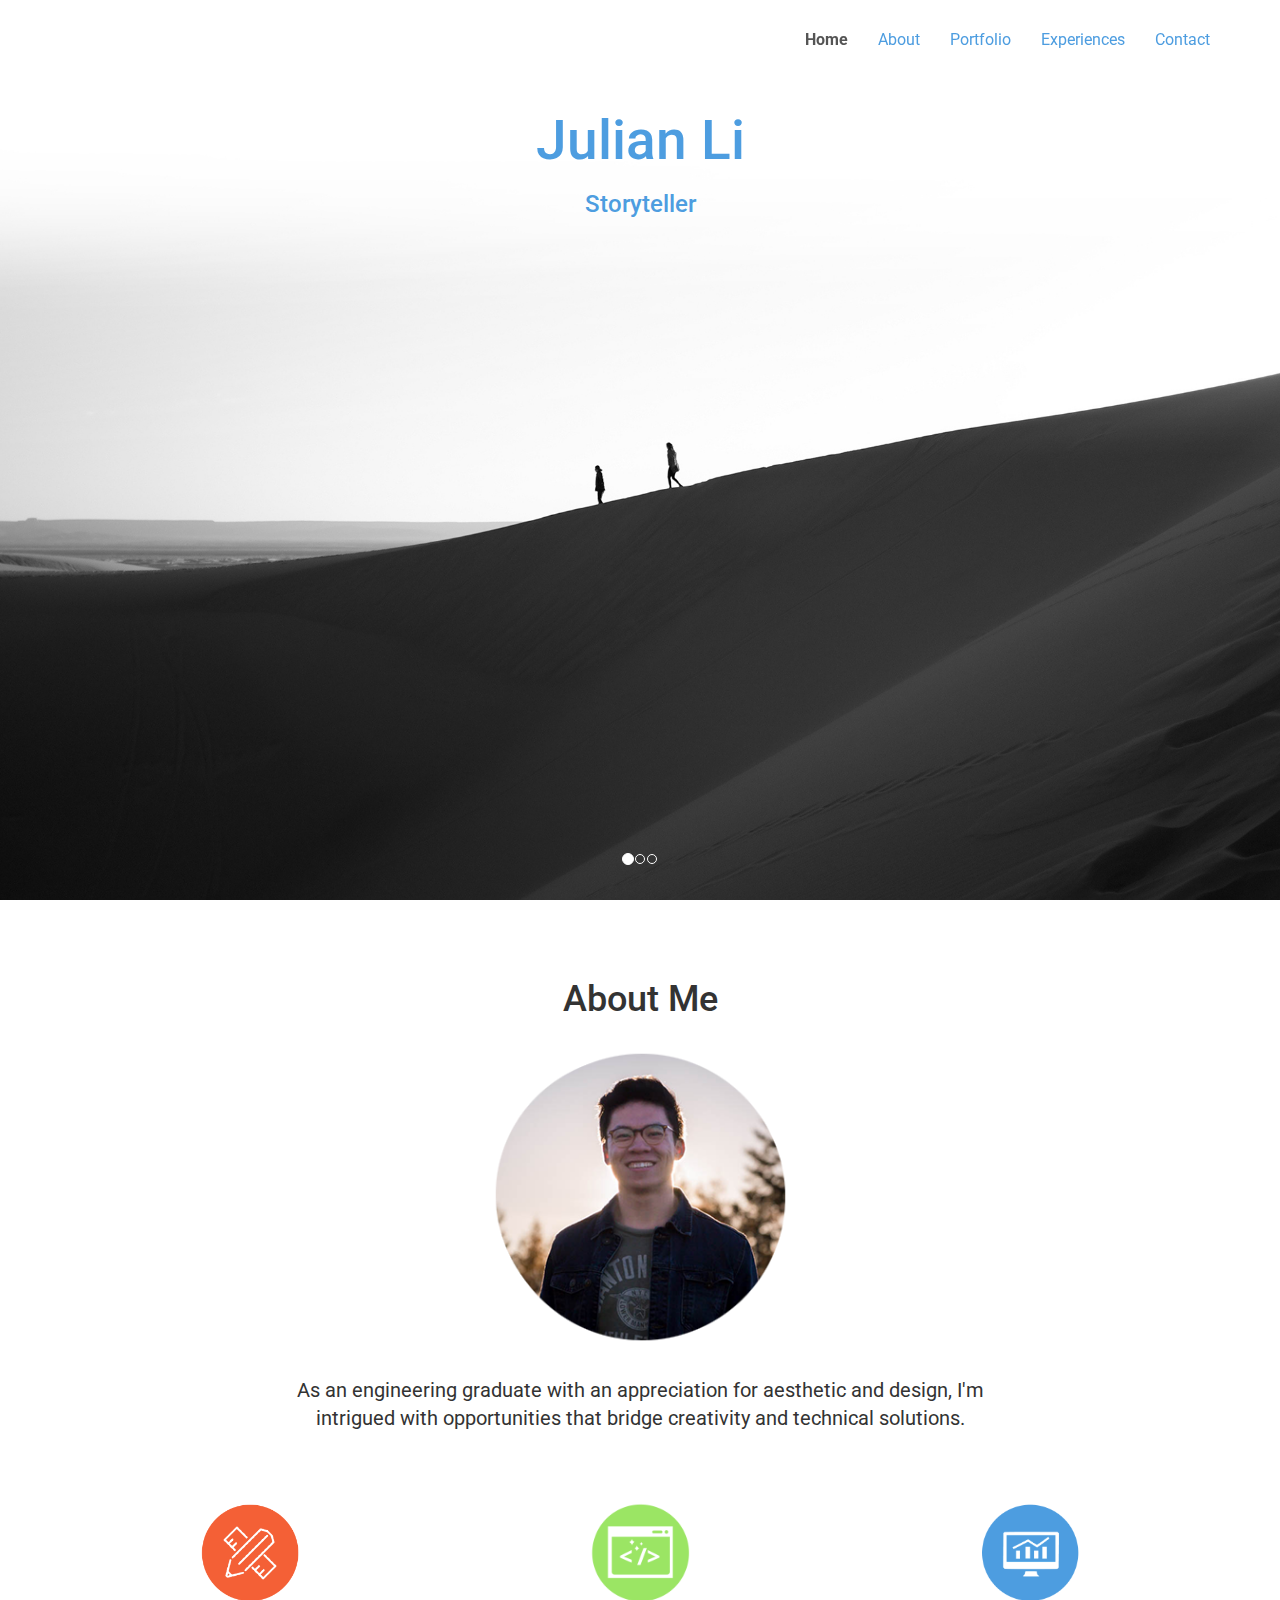
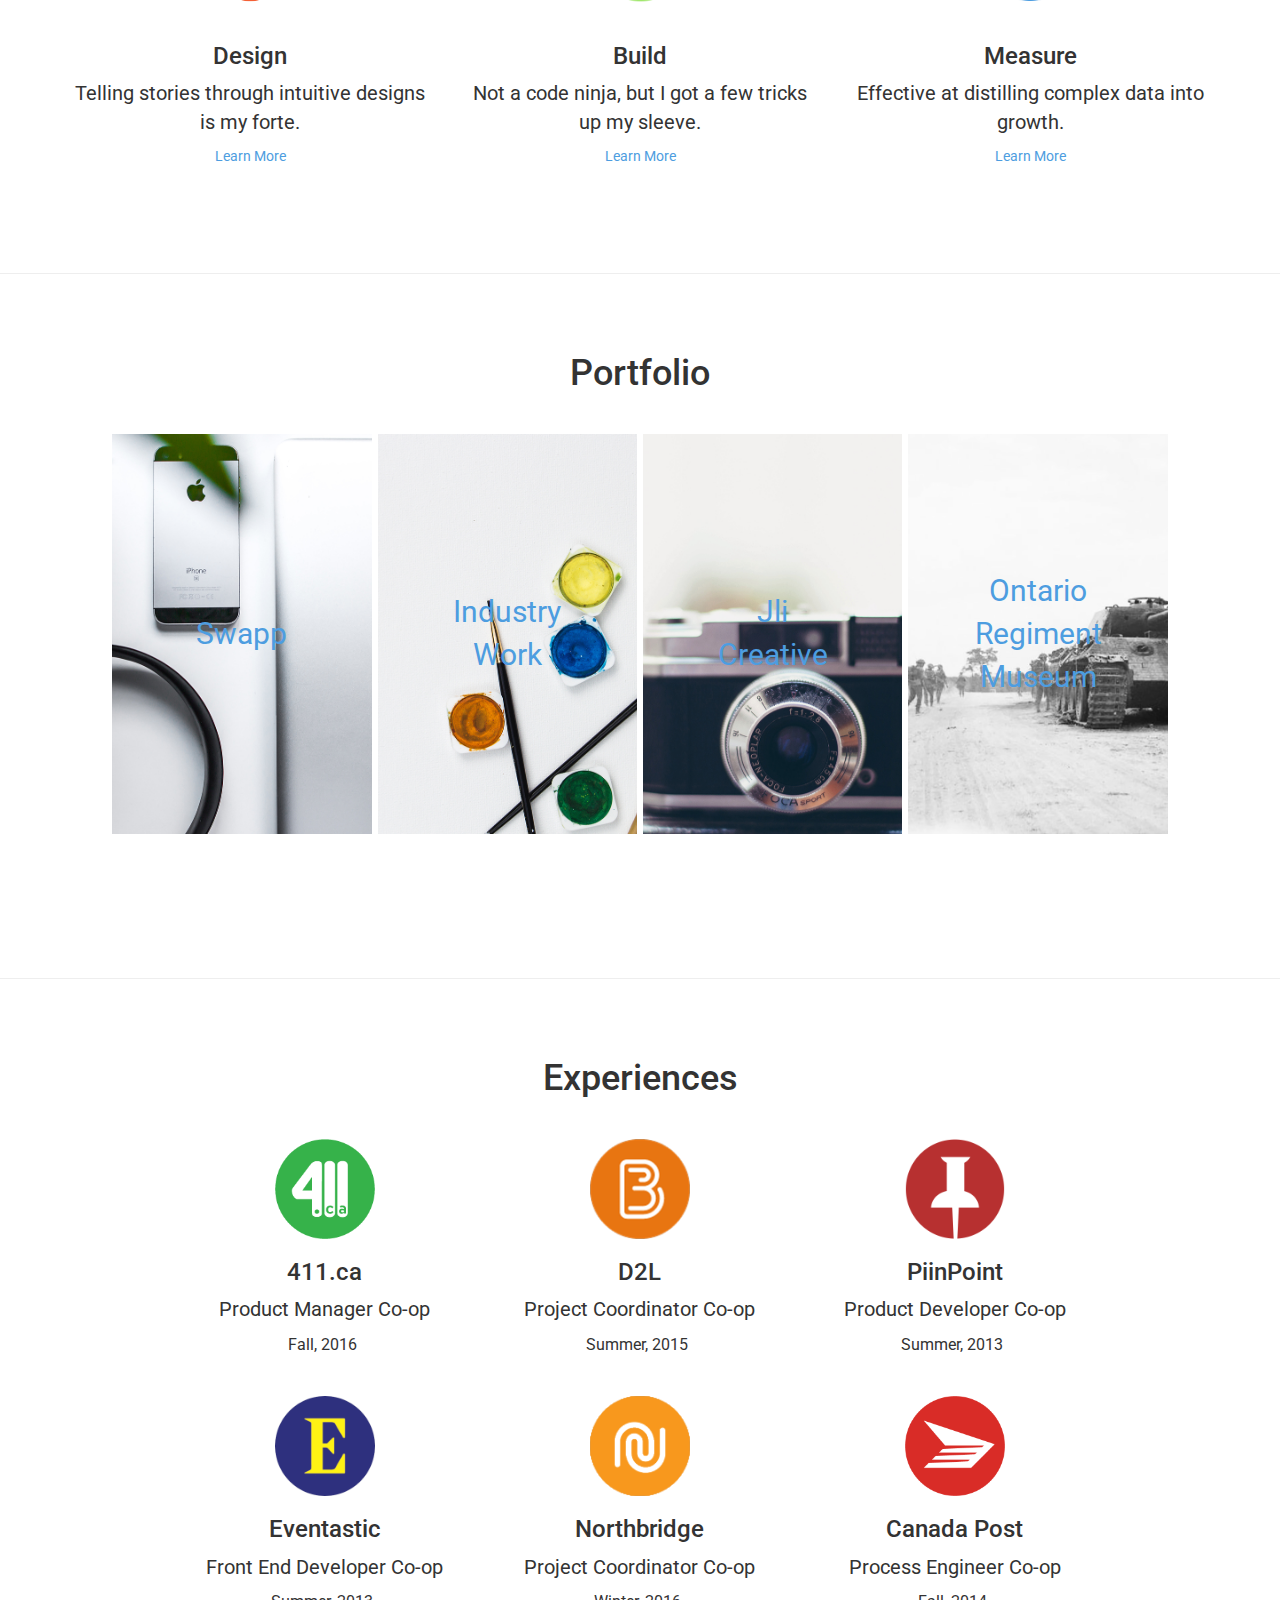
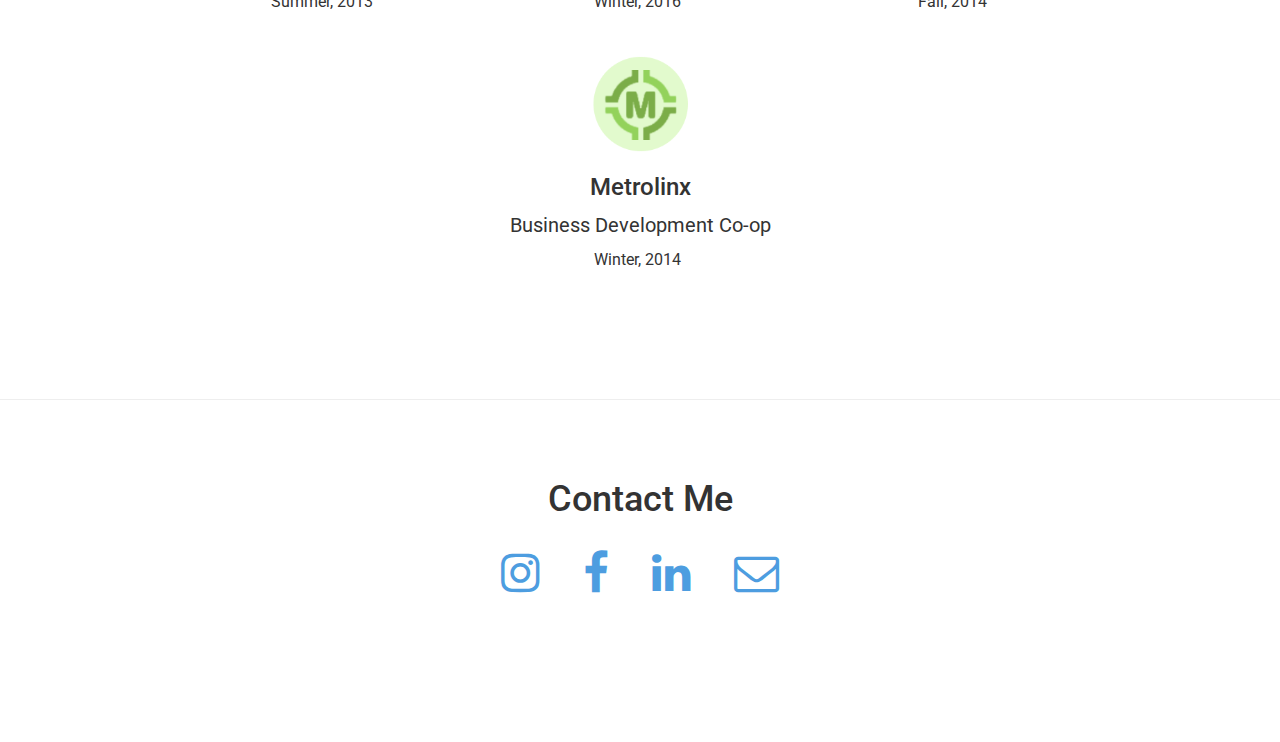
<file: index.html>
<!DOCTYPE html>
<html lang="en">

<head>
  <meta charset="utf-8">
  <meta http-equiv="X-UA-Compatible" content="IE=edge">
  <meta name="viewport" content="width=device-width, initial-scale=1">

  <!-- for FF, Chrome, Opera -->
  <link rel="icon" type="image/png" href="/img/favicon.ico" sizes="16x16">
  <link rel="icon" type="image/png" href="/img/favicon.ico" sizes="32x32">

  <!-- for IE -->
  <link rel="icon" type="image/x-icon" href="/img/favicon.ico" >
  <link rel="shortcut icon" type="image/x-icon" href="favicon.ico"/>

  <!-- CSS -->
  <link href="css/bootstrap.css?v=1" rel="stylesheet">
  <link href="css/style.css?v=1" rel="stylesheet">

  <link rel="stylesheet" href="css/font-awesome.css">

  <title>Julian Li</title>
</head>

<!-- Modal Queturn-->
<!-- <div class="modal fade" id="qTurn" tabindex="-1" role="dialog" aria-labelledby="myModalLabel">
  <div class="modal-dialog" role="document">
    <div class="modal-content">
      <button type="button" class="close" data-dismiss="modal" aria-label="Close"><span aria-hidden="true">&times;</span></button>
      <div class="container">
        <div class="row first">
          <div class="col-xs-12">
            <h2 class="page-header">Queturn Prototype</h2>
          </div>
        </div>
        <div class="row">
          <div class="col-xs-12 col-md-12">
            <div class="videoWrapper">
              <iframe src="https://www.youtube.com/embed/Vy6K42Ebf6E" width="100%" height="100%" style="border: none;"></iframe>
            </div>

          </div>
        </div>
        <div class="row">
          <div class="col-xs-12 text-center">
            <h3>Project Details</h3>
            <p>A Functional prototype of a social jukebox app. where multiple users can contribute to the same music playlist. </p>
            <p><strong>Tools Used</strong></p>
            <p>Photoshop, Illustrator, Axure, Final Cut Pro X</p>
            <br>
          </div>
        </div>
      </div>
    </div>
  </div>
</div> -->

<!-- Modal swapp-->
<div class="modal fade" id="swapp-modal" tabindex="-1" role="dialog" aria-labelledby="swappLabel">
  <div class="modal-dialog" role="document">
    <div class="modal-content">
      <button type="button" class="close" data-dismiss="modal" aria-label="Close"><span aria-hidden="true">&times;</span></button>
      <div class="container">
        <div class="row first">
          <div class="col-xs-12">
            <h2 class="page-header">Mobile Prototype</h2>
          </div>
        </div>
        <div class="row">
          <div class="col-xs-12 col-md-12">
            <div class="carousel fade carousel-modal" data-ride="carousel" id="swapp-content">
              <ol class="carousel-indicators">
                <li class="active" data-target="#swapp-content" data-slide-to="0"></li>
                <li data-target="#swapp-content" data-slide-to="1"></li>
                <li data-target="#swapp-content" data-slide-to="2"></li>
                <li data-target="#swapp-content" data-slide-to="3"></li>
                <li data-target="#swapp-content" data-slide-to="4"></li>
                <li data-target="#swapp-content" data-slide-to="5"></li>
              </ol>
              <div class="carousel-inner">
                <div class="item active">
                  <img src="img/swapp/home.jpg">
                </div>
                <div class="item">
                  <img src="img/swapp/menu.jpg">
                </div>
                <div class="item">
                  <img src="img/swapp/browse.jpg">
                </div>
                <div class="item">
                  <img src="img/swapp/details.jpg">
                </div>
                <div class="item">
                  <img src="img/swapp/new.jpg">
                </div>
                <div class="item">
                  <img src="img/swapp/profile.jpg">
                </div>
              </div>
            </div>
            <a class="left carousel-control" href="#swapp-content" data-slide="prev">
              <span class="glyphicon glyphicon-chevron-left"></span>
              <span class="sr-only">Previous</span>
            </a>
            <a class="right carousel-control" href="#swapp-content" data-slide="next">
              <span class="glyphicon glyphicon-chevron-right"></span>
              <span class="sr-only">Next</span>
            </a>
          </div>
        </div>
        <div class="row">
          <div class="col-xs-12 text-center">
            <h3>Project Details</h3>
            <p>A preview of a trading application I completed for my Engineering Capstone project. The purpose of this app is to identify and facilitate trades beyond two parties. For more details, please <a href="mailto:julianli0624@gmail.com">email me</a>.</p>
            <p><strong>Tools Used</strong></p>
            <p>Photoshop, Illustrator, InVision</p>
            <br>
          </div>
        </div>
      </div>
    </div>
  </div>
</div>

<!-- Modal 411-->
<div class="modal fade" id="bid-modal" tabindex="-1" role="dialog" aria-labelledby="411Label">
  <div class="modal-dialog" role="document">
    <div class="modal-content">
      <button type="button" class="close" data-dismiss="modal" aria-label="Close"><span aria-hidden="true">&times;</span></button>
      <div class="container">
        <div class="row first">
          <div class="col-xs-12">
            <h2 class="page-header">Product Mock-up</h2>
          </div>
        </div>
        <div class="row">
          <div class="col-xs-12 col-md-12">
            <div class="carousel fade carousel-modal" data-ride="carousel" id="bid-content">
              <ol class="carousel-indicators">
                <li class="active" data-target="#bid-content" data-slide-to="0"></li>
                <li data-target="#bid-content" data-slide-to="1"></li>
                <li data-target="#bid-content" data-slide-to="2"></li>
                <li data-target="#bid-content" data-slide-to="3"></li>
              </ol>
              <div class="carousel-inner">
                <div class="item active">
                  <img src="img/411/findfirst.jpg">
                </div>
                <div class="item">
                  <img src="img/411/find.jpg">
                </div>
                <div class="item">
                  <img src="img/411/connect.jpg">
                </div>
                <div class="item">
                  <img src="img/411/confirm.jpg">
                </div>
              </div>
            </div>
            <a class="left carousel-control" href="#bid-content" data-slide="prev">
              <span class="glyphicon glyphicon-chevron-left"></span>
              <span class="sr-only">Previous</span>
            </a>
            <a class="right carousel-control" href="#bid-content" data-slide="next">
              <span class="glyphicon glyphicon-chevron-right"></span>
              <span class="sr-only">Next</span>
            </a>
          </div>
        </div>
        <div class="row">
          <div class="col-xs-12 text-center">
            <h3>Project Details</h3>
            <p>Mockup prototype completed throughout a previous work experience.</p>
            <p><strong>Tools Used</strong></p>
            <p>Photoshop, Illustrator, InVision</p>
            <br>
          </div>
        </div>
      </div>
    </div>
  </div>
</div>

<!-- Modal jli-->
<div class="modal fade" id="jli-modal" tabindex="-1" role="dialog" aria-labelledby="jliLabel">
  <div class="modal-dialog" role="document">
    <div class="modal-content">
      <button type="button" class="close" data-dismiss="modal" aria-label="Close"><span aria-hidden="true">&times;</span></button>
      <div class="container">
        <div class="row first">
          <div class="col-xs-12">
            <h2 class="page-header">Design & Develop</h2>
          </div>
        </div>
        <div class="row">
          <div class="col-xs-12 col-md-12">
            <div class="carousel fade carousel-modal" data-ride="carousel" id="jli-content">
              <ol class="carousel-indicators">
                <li class="active" data-target="#jli-content" data-slide-to="0"></li>
                <li data-target="#jli-content" data-slide-to="1"></li>
                <li data-target="#jli-content" data-slide-to="2"></li>
              </ol>
              <div class="carousel-inner">
                <div class="item active">
                  <img src="img/jli/photo.jpg" alt="portfolio">
                </div>
                <div class="item">
                  <img src="img/jli/gallery.jpg" alt="portfolio">
                </div>
                <div class="item">
                  <img src="img/jli/home.jpg" alt="portfolio">
                </div>
              </div>
            </div>
            <a class="left carousel-control" href="#jli-content" data-slide="prev">
              <span class="glyphicon glyphicon-chevron-left"></span>
              <span class="sr-only">Previous</span>
            </a>
            <a class="right carousel-control" href="#jli-content" data-slide="next">
              <span class="glyphicon glyphicon-chevron-right"></span>
              <span class="sr-only">Next</span>
            </a>
          </div>
        </div>
        <div class="row">
          <div class="col-xs-12 text-center">
            <h3>Project Details</h3>
            <p>Snippets of <a href="http://www.jlicreative.com">www.jlicreative.com</a>, my freelance photography and web design site.</p>
            <p><strong>Tools Used</strong></p>
            <p>Photoshop, Illustrator, HTML, CSS, Javascript, JQuery, PHP, SQL</p>
            <br>
          </div>
        </div>
      </div>
    </div>
  </div>
</div>

<!-- Modal orm-->
<div class="modal fade" id="orm-modal" tabindex="-1" role="dialog" aria-labelledby="ormLabel">
  <div class="modal-dialog" role="document">
    <div class="modal-content">
      <button type="button" class="close" data-dismiss="modal" aria-label="Close"><span aria-hidden="true">&times;</span></button>
      <div class="container">
        <div class="row first">
          <div class="col-xs-12">
            <h2 class="page-header">Design & Develop</h2>
          </div>
        </div>
        <div class="row">
          <div class="col-xs-12 col-md-12">
            <div class="carousel fade carousel-modal" data-ride="carousel" id="orm-content">
              <ol class="carousel-indicators">
                <li class="active" data-target="#orm-content" data-slide-to="0"></li>
                <li data-target="#orm-content" data-slide-to="1"></li>
                <li data-target="#orm-content" data-slide-to="2"></li>
                <li data-target="#orm-content" data-slide-to="3"></li>
                <li data-target="#orm-content" data-slide-to="4"></li>
              </ol>
              <div class="carousel-inner">
                <div class="item active">
                  <img src="img/tank/desk-home.jpg" alt="portfolio">
                </div>
                <div class="item">
                  <img src="img/tank/collection.jpg" alt="portfolio">
                </div>
                <div class="item">
                  <img src="img/tank/desk-item.jpg" alt="portfolio">
                </div>
                <div class="item">
                  <img src="img/tank/home.jpg" alt="portfolio">
                </div>
                <div class="item">
                  <img src="img/tank/item.jpg" alt="portfolio">
                </div>
              </div>
            </div>
            <a class="left carousel-control" href="#orm-content" data-slide="prev">
              <span class="glyphicon glyphicon-chevron-left"></span>
              <span class="sr-only">Previous</span>
            </a>
            <a class="right carousel-control" href="#orm-content" data-slide="next">
              <span class="glyphicon glyphicon-chevron-right"></span>
              <span class="sr-only">Next</span>
            </a>
          </div>
        </div>
        <div class="row">
          <div class="col-xs-12 text-center">
            <h3>Project Details</h3>
            <p>A few selected mocks for a project completed for the Ontario Regiment Museum. I designed and developed a responsive website to host their tank collection online.</p>
            <p><strong>Tools Used</strong></p>
            <p>Photoshop, Illustrator, Invision, Sketch</p>
            <p>HTML, CSS, Javascript, JQuery</p>
            <br>
          </div>
        </div>
      </div>
    </div>
  </div>
</div>


<body>
<header>
  <nav class="navbar navbar-default navbar-fixed-top" role="navigation">
    <div class="container">
      <div class="navbar-header">
        <button type="button" class="navbar-toggle collapsed" data-toggle="collapse" data-target="#collapse" aria-expanded="false">
          <span class="sr-only">Toggle navigation</span>
          <span class="icon-bar"></span>
          <span class="icon-bar"></span>
          <span class="icon-bar"></span>
        </button>
        <!-- <a class="navbar-brand" href="#featured">Julian Li</span></a> -->
      </div>
      <div class="collapse navbar-collapse" id="collapse">
        <ul class="nav navbar-nav navbar-right">
          <li class="active"><a href="#featured">Home</a></li>
          <li><a href="#about">About</a></li>
          <li><a href="#portfolio">Portfolio</a></li>
          <li><a href="#Experiences">Experiences</a></li>
          <li><a href="#contact">Contact</a></li>
        </ul>
      </div>
    </div>
  </nav>

  <div class="carousel fade" data-ride="carousel" id="featured">
    <ol class="carousel-indicators">
    </ol>
    <div class="carousel-inner fullheight">
      <div class="item active">
        <div class="carousel-caption">
          <h1> Julian Li </h1>
          <h3>Storyteller</h3>
        </div>
        <img src="img/story.jpg" >
      </div>
      <div class="item">
        <div class="carousel-caption">
          <h1> Julian Li </h1>
          <h3>Designer</h3>
        </div>
        <img src="img/design.jpg" >
      </div>
      <div class="item">
        <div class="carousel-caption">
          <h1> Julian Li </h1>
          <h3>Developer</h3>
        </div>
        <img src="img/code.jpg" >
      </div>
      <!-- <div class="item">
        <div class="carousel-caption">
          <h1> Julian Li </h1>
          <h3>Creator</h3>
        </div>
        <img src="img/create.jpg" alt="Fish">
      </div> -->
    </div>
  </div>
</header>

<!-- about me -->
<div class="main">
  <div class="page container">
    <div class="row" id="about">
      <div class="col-xs-12 text-center space">
        <h2>About Me</h2>
      </div>
      <div class="col-xs-12 text-center">
        <img src="img/portrait.png" alt="profile picture">
      </div>
      <div class="col-xs-12 col-sm-8 col-sm-offset-2 space text-center">
        <p>As an engineering graduate with an appreciation for aesthetic and design, I'm intrigued with opportunities that bridge creativity and technical solutions.</p>
      </div>
      <div class="skills" id="accordion">
          <div class="col-xs-12 col-sm-4 text-center">
            <img src="img/design.png" alt="design">
            <br><br>
            <h3>Design</h3>
            <p>Telling stories through intuitive designs is my forte.</p>
            <a href="#design" class="hidden-xs" id="design-toggle" role="button" data-toggle="collapse" data-parent="#accordion">Learn More</a>
          </div>

          <div class="col-xs-12 col-sm-4 text-center">
            <img src="img/coding.png" alt="design">
            <br><br>
            <h3>Build</h3>
            <p>Not a code ninja, but I got a few tricks up my sleeve.</p>
            <a href="#code" id="code-toggle" class="hidden-xs" role="button" data-toggle="collapse" data-parent="#accordion">Learn More</a>
          </div>
          <div class="col-xs-12 col-sm-4 text-center">
            <img src="img/analytics.png" alt="design">
            <br><br>
            <h3>Measure</h3>
            <p>Effective at distilling complex data into growth.</p>
            <a href="#analyze" id="analyze-toggle" class="hidden-xs" role="button" data-toggle="collapse" data-parent="#accordion">Learn More</a>
          </div>
      </div>
    </div>
  </div>
  <div class="container words class="hidden-xs"">
    <div class="col-xs-12 collapse text-center tools" id="design">
      <div class="item col-xs-12 col-sm-4">
        <img src="img/tools/ps.png" alt="design">
        <h3>Photoshop</h3>
        <i class="fa fa-star" aria-hidden="true"></i>
        <i class="fa fa-star" aria-hidden="true"></i>
        <i class="fa fa-star" aria-hidden="true"></i>
        <i class="fa fa-star" aria-hidden="true"></i>
        <i class="fa fa-star" aria-hidden="true"></i>
      </div>
      <div class="item col-xs-12 col-sm-4">
        <img src="img/tools/lr.png" alt="design">
        <h3>Lightroom</h3>
        <i class="fa fa-star" aria-hidden="true"></i>
        <i class="fa fa-star" aria-hidden="true"></i>
        <i class="fa fa-star" aria-hidden="true"></i>
        <i class="fa fa-star" aria-hidden="true"></i>
        <i class="fa fa-star" aria-hidden="true"></i>
      </div>
      <div class="item col-xs-12 col-sm-4">
        <img src="img/tools/ai.png" alt="design">
        <h3>Illustrator</h3>
        <i class="fa fa-star" aria-hidden="true"></i>
        <i class="fa fa-star" aria-hidden="true"></i>
        <i class="fa fa-star" aria-hidden="true"></i>
        <i class="fa fa-star" aria-hidden="true"></i>
        <i class="fa fa-star-o" aria-hidden="true"></i>
      </div>
      <div class="item col-xs-12 col-sm-4">
        <img src="img/tools/sketch.png" alt="design">
        <h3>Sketch</h3>
        <i class="fa fa-star" aria-hidden="true"></i>
        <i class="fa fa-star" aria-hidden="true"></i>
        <i class="fa fa-star" aria-hidden="true"></i>
        <i class="fa fa-star" aria-hidden="true"></i>
        <i class="fa fa-star-o" aria-hidden="true"></i>
      </div>
      <div class="item col-xs-12 col-sm-4">
        <img src="img/tools/in.png" alt="design">
        <h3>Invision</h3>
        <i class="fa fa-star" aria-hidden="true"></i>
        <i class="fa fa-star" aria-hidden="true"></i>
        <i class="fa fa-star" aria-hidden="true"></i>
        <i class="fa fa-star" aria-hidden="true"></i>
        <i class="fa fa-star" aria-hidden="true"></i>
      </div>
      <div class="item col-xs-12 col-sm-4">
        <img src="img/tools/axure.png" alt="design">
        <h3>Axure</h3>
        <i class="fa fa-star" aria-hidden="true"></i>
        <i class="fa fa-star" aria-hidden="true"></i>
        <i class="fa fa-star" aria-hidden="true"></i>
        <i class="fa fa-star" aria-hidden="true"></i>
        <i class="fa fa-star-o" aria-hidden="true"></i>
      </div>
    </div>
    <div class="col-xs-12 collapse text-center tools" id="code">
      <div class="item col-xs-12 col-sm-4">
        <img src="img/tools/html.png" alt="code">
        <h3>HTML</h3>
        <i class="fa fa-star" aria-hidden="true"></i>
        <i class="fa fa-star" aria-hidden="true"></i>
        <i class="fa fa-star" aria-hidden="true"></i>
        <i class="fa fa-star" aria-hidden="true"></i>
        <i class="fa fa-star" aria-hidden="true"></i>
      </div>
      <div class="item col-xs-12 col-sm-4">
        <img src="img/tools/css.png" alt="code">
        <h3>CSS</h3>
        <i class="fa fa-star" aria-hidden="true"></i>
        <i class="fa fa-star" aria-hidden="true"></i>
        <i class="fa fa-star" aria-hidden="true"></i>
        <i class="fa fa-star" aria-hidden="true"></i>
        <i class="fa fa-star" aria-hidden="true"></i>
      </div>
      <div class="item col-xs-12 col-sm-4">
        <img src="img/tools/js.png" alt="code">
        <h3>Javascript</h3>
        <i class="fa fa-star" aria-hidden="true"></i>
        <i class="fa fa-star" aria-hidden="true"></i>
        <i class="fa fa-star" aria-hidden="true"></i>
        <i class="fa fa-star-half-o" aria-hidden="true"></i>
        <i class="fa fa-star-o" aria-hidden="true"></i>
      </div>
      <div class="item col-xs-12 col-sm-4">
        <img src="img/tools/php.png" alt="code">
        <h3>PHP</h3>
        <i class="fa fa-star" aria-hidden="true"></i>
        <i class="fa fa-star" aria-hidden="true"></i>
        <i class="fa fa-star-half-o" aria-hidden="true"></i>
        <i class="fa fa-star-o" aria-hidden="true"></i>
        <i class="fa fa-star-o" aria-hidden="true"></i>
      </div>
      <div class="item col-xs-12 col-sm-4">
        <img src="img/tools/c.png" alt="code">
        <h3>C#</h3>
        <i class="fa fa-star" aria-hidden="true"></i>
        <i class="fa fa-star" aria-hidden="true"></i>
        <i class="fa fa-star" aria-hidden="true"></i>
        <i class="fa fa-star-half-o" aria-hidden="true"></i>
        <i class="fa fa-star-o" aria-hidden="true"></i>
      </div>
      <div class="item col-xs-12 col-sm-4">
        <img src="img/tools/py.png" alt="code">
        <h3>Python</h3>
        <i class="fa fa-star" aria-hidden="true"></i>
        <i class="fa fa-star" aria-hidden="true"></i>
        <i class="fa fa-star-half-o" aria-hidden="true"></i>
        <i class="fa fa-star-o" aria-hidden="true"></i>
        <i class="fa fa-star-o" aria-hidden="true"></i>
      </div>
    </div>
    <div class="col-xs-12 collapse text-center tools" id="analyze">
      <div class="item col-xs-12 col-sm-4">
        <img src="img/tools/vba.png" alt="code">
        <h3>Excel VBA</h3>
        <i class="fa fa-star" aria-hidden="true"></i>
        <i class="fa fa-star" aria-hidden="true"></i>
        <i class="fa fa-star" aria-hidden="true"></i>
        <i class="fa fa-star" aria-hidden="true"></i>
        <i class="fa fa-star-o" aria-hidden="true"></i>
      </div>
      <div class="item col-xs-12 col-sm-4">
        <img src="img/tools/sql.png" alt="code">
        <h3>SQL</h3>
        <i class="fa fa-star" aria-hidden="true"></i>
        <i class="fa fa-star" aria-hidden="true"></i>
        <i class="fa fa-star" aria-hidden="true"></i>
        <i class="fa fa-star-o" aria-hidden="true"></i>
        <i class="fa fa-star-o" aria-hidden="true"></i>
      </div>
    </div>
  </div> <!-- accordion end -->

  <hr>
  <div class="container-fluid text-center"  id="portfolio">
    <h2>Portfolio</h2>
    <div class="row">
      <div class="col-lg-10 col-lg-offset-1 space">
        <a data-toggle="modal" data-target="#swapp-modal">
          <blockquote id="swapp" class="col-sm-3">
            <div class="outter">
              <div class="quote middle">
                <span class="intro">Swapp</span><br><br>
              </div>
            </div>
            <div class="overlay">  <!-- overlay -->
              <div class="outter">
                <div class="quote middle">
                  <i class="fa fa-search" aria-hidden="true"></i>
                </div>
              </div>
            </div>
          </blockquote>
        </a>

        <a data-toggle="modal" data-target="#bid-modal">
          <blockquote id="bid" class="col-sm-3">
            <div class="outter">
              <div class="quote middle">
                <span class="intro">Industry Work</span>
              </div>
            </div>
            <div class="overlay">
              <div class="outter">
                <div class="quote middle">
                  <i class="fa fa-search" aria-hidden="true"></i>
                </div>
              </div>
            </div>
          </blockquote>
        </a>

        <a data-toggle="modal" data-target="#jli-modal">
          <blockquote id="jli" class="col-sm-3">
            <div class="outter">
              <div class="quote middle">
                <span class="intro">Jli Creative</span>
              </div>
            </div>
            <div class="overlay">
              <div class="outter">
                <div class="quote middle">
                  <i class="fa fa-search" aria-hidden="true"></i>
                </div>
              </div>
            </div>
          </blockquote>
        </a>

        <a data-toggle="modal" data-target="#orm-modal">
          <blockquote id="tank" class="col-sm-3">
            <div class="outter">
              <div class="quote middle">
                <span class="intro">Ontario Regiment Museum</span>
              </div>
            </div>
            <div class="overlay">
              <div class="outter">
                <div class="quote middle">
                  <i class="fa fa-search" aria-hidden="true"></i>
                </div>
              </div>
            </div>
          </blockquote>
        </a>
      </div>
    </div>
  </div><!-- portfolio page -->

  <hr>
  <div class="page container text-center" id="Experiences">
    <h2 id="myExperience">Experiences</h2>
    <div class="row">
      <div class="col-lg-10 col-lg-offset-1 col-md-offset-0">
        <div class="col-xs-12 col-sm-6 col-md-4 text-center space" data-scrollreveal="enter right over 1.5s">
          <img src="img/work/411.png" alt="">
          <div class="work">
              <h3>411.ca</h3>
              <p>Product Manager Co-op</p>
              <ul class="meta list-inline">
                  <li>Fall, 2016</li>
              </ul>
          </div>
        </div>
        <div class="col-xs-12 col-sm-6 col-md-4 text-center space" data-scrollreveal="enter right over 1.5s">
          <img src="img/work/Brightspace.png" alt="">
          <div class="work">
              <h3>D2L</h3>
              <p>Project Coordinator Co-op</p>
              <ul class="meta list-inline">
                  <li>Summer, 2015</li>
              </ul>
          </div>
        </div>
        <div class="col-xs-12 col-sm-6 col-md-4 text-center space" data-scrollreveal="enter right over 1.5s">
          <img src="img/work/piinpoint.png" alt="">
          <div class="work">
              <h3>PiinPoint</h3>
              <p>Product Developer Co-op</p>
              <ul class="meta list-inline">
                  <li>Summer, 2013</li>
              </ul>
          </div>
        </div>
        <div class="col-xs-12 col-sm-6 col-md-4 text-center space" data-scrollreveal="enter right over 1.5s">
          <img src="img/work/eventastic.png" alt="">
          <div class="work">
              <h3>Eventastic</h3>
              <p>Front End Developer Co-op</p>
              <ul class="meta list-inline">
                  <li>Summer, 2013</li>
              </ul>
          </div>
        </div>
        <div class="col-xs-12 col-sm-6 col-md-4 text-center space" data-scrollreveal="enter right over 1.5s">
          <img src="img/work/northbridge.png" alt="">
          <div class="work">
              <h3>Northbridge</h3>
              <p>Project Coordinator Co-op</p>
              <ul class="meta list-inline">
                  <li>Winter, 2016</li>
              </ul>
          </div>
        </div>
        <div class="col-xs-12 col-sm-6 col-md-4 text-center space" data-scrollreveal="enter right over 1.5s">
          <img src="img/work/cp.png" alt="">
          <div class="work">
              <h3>Canada Post</h3>
              <p>Process Engineer Co-op</p>
              <ul class="meta list-inline">
                  <li>Fall, 2014</li>
              </ul>
          </div>
        </div>
        <div class="col-xs-12 col-sm-6 col-md-12 text-center space" data-scrollreveal="enter right over 1.5s">
          <img src="img/work/metrolinx.png" alt="">
          <div class="work">
              <h3>Metrolinx</h3>
              <p>Business Development Co-op</p>
              <ul class="meta list-inline">
                  <li>Winter, 2014</li>
              </ul>
          </div>
        </div>
      </div>
    </div>
  </div><!-- Experiences page -->

  <hr>
  <div class="page container text-center footer" id="contact">
    <div class="row">
      <h2>Contact Me</h2>
      <!-- <h4> I'd love to hear from you! Drop me a line with any of the media below. Or email me <a href="mailto:julianli0624@gmail.com">here</a>.</h4> -->
      <a href="https://www.instagram.com/julian.l.yi/"><i class="fa fa-instagram" aria-hidden="true"></i></a>
      <a href="https://www.facebook.com/yimeng.li.3/"><i class="fa fa-facebook" aria-hidden="true"></i></a>
      <a href="https://www.linkedin.com/in/julian-li-4606486a/"><i class="fa fa-linkedin" aria-hidden="true"></i></a>
      <a href="mailto:julianli0624@gmail.com"><i class="fa fa-envelope-o" aria-hidden="true"></i></a>
      <div class="col-sm-10-1 col-md-8-2 space">
        <br><br>
      </div>
    </div>
  </div><!-- contact page -->
</div><!-- main -->

<!-- Core JavaScript Files -->
<script src="js/jquery-3.2.1.min.js"></script>
<script src="js/bootstrap.js" type="text/javascript" ></script>
<script src="js/script.js" type="text/javascript" ></script>
</body>

</html>
</file>
<file: css/style.css>
@import url('https://fonts.googleapis.com/css?family=Roboto:400,700');

img{
  max-width: 300px
}

a:hover{
  text-decoration: none;
}

a{
  color:#4D9DE0;
}

body{
  font-family: "Roboto", sans-serif;
  font-weight:400;
  position: relative;
}

.main{
  margin-top:30px;
}

.main p{
  font-size: 20px;
}

hr{
  margin:60px 0px;
}

.space{
  margin-top:30px;
}

h1{
  font-size:55px
}

h2{
  font-size: 36px;
}

li{
  font-size:16px
}

/*---------------  navbar  ---------------*/
header .navbar{
  padding:15px 0;
  border-color: transparent;
  transition: all .5s ease-out;
}

header .navbar-default{
  background-color: transparent;
}

header .navbar-default .navbar-nav a{
  color:#4D9DE0;
  /*padding:5px 8px;*/
}

header .navbar-default .navbar-nav a:hover{
color:#3973A3;
}

header .navbar-default .navbar-nav .active a{
  font-weight:700;
  background-color: transparent;

}

header .navbar-default .navbar-nav .active a:hover{
  font-weight:700;
  background-color: transparent;
  color:#3973A3;
}

header .navbar-default .navbar-nav .active a:focus{
  background-color:transparent;
}

.navbar-toggle{
  float:left;
  margin-left:15px;
  margin-top:0;
}

.navbar-default .navbar-toggle{
  border-color: transparent;
}

.navbar-default .navbar-toggle .icon-bar{
  background-color:#4D9DE0;

}

.navbar-default .navbar-toggle:hover, .navbar-default .navbar-toggle:focus{
  background-color:#BEDBF3;
}

/*--------------- nav in body ---------------*/

header .inbody{
  background: white;
  border-color: #eee;
}

header .navbar.inbody{
  padding:5px;
}
header .inbody .navbar-toggle{
  margin:3px 0;
}

/*--------------- carousel ---------------*/
.carousel.fade{
  opacity:1;
}
.carousel.fade .item{
  transition: opacity ease-out .7s;
  left: 0;
  opacity: 0;
  top: 0;
  position: absolute;
  width:100%;
  display: block;
}

.carousel.fade .item:first-child {
  top: auto;
  opacity: 1;
  position: relative;
}

.carousel.fade .item.active{
  opacity:1;
}

#featured .item{
  background-size:cover;
  background-repeat: no-repeat;
  background-position: center center;
  width:100%;
  height:100%;
}

.carousel-caption{
  top:70px;
  text-shadow: none;
  color:#4D9DE0;
}

/*---------------   about    ---------------*/
.skills img{
  width:100px;
  margin-top:60px;
}

#Experiences img{
  width:100px;
}

#Experiences .space{
  margin-bottom:30pxk
}
.words{
  background-color:#eee;
  margin:0px;
  margin-top:50px;
  margin-bottom:-60px;
  width:100%;
}

#design{
  transition: all .5s ease-out;
}

#code{
  transition: all .5s ease-out;
}

#analyze{
  transition: all .5s ease-out;
}

.fa {
  font-size:25px;
}

.tools .item{
  margin:60px 0;
}

.tools img{
  width:50px
}



/*---------------  portfolio  ---------------*/
#portfolio{
  padding:0;
}

#bid{
  background-image: url('../img/4bid.jpg');
  background-repeat: no-repeat;
  background-position: center;
  background-size: cover;
}

#swapp{
  background-image: url('../img/swapp.jpg');
  background-repeat: no-repeat;
  background-position: center;
  background-size: cover;
}
#jli{
  background-image: url('../img/jli.jpg');
  background-repeat: no-repeat;
  background-position: center;
  background-size: cover;
}
#tank{
  background-image: url('../img/tank.jpg');
  background-repeat: no-repeat;
  background-position: center;
  background-size: cover;
}

blockquote{
  min-height:400px !important;
  border-left: 3px solid white;
  border-right: 3px solid white;
  padding: 0px
}

.footer .fa {
  font-size: 45px !important;
  margin:20px;
  color: #4D9DE0;
}

.outter{
  display: table;
  min-height:400px;
  width: 100%;
}

.middle{
  display: table-cell;
  vertical-align: middle;
}

.overlay {
  position: absolute;
  top: 0;
  bottom: 0;
  left: 0;
  right: 0;
  height: 100%;
  width: 100%;
  opacity: 0;
  transition: .5s ease;
  background-color: rgba(255, 255, 255,0.7);
}

blockquote:hover .overlay {
  opacity: 1;
}

.intro {
  color: #4D9DE0;
  font-size: 30px;
  position: absolute;
  top: 50%;
  left: 50%;
  transform: translate(-50%, -50%);
  -ms-transform: translate(-50%, -50%);
}

.quote .fa{
  font-size: 40px
}
/*---------------    modals     ----------------*/
.modal-dialog {
  width: 100%;
  height: 100%;
  margin: 0;
  padding: 0;
}

.modal-content {
  height: auto;
  min-height: 100%;
  border-radius: 0;
}

.modal-content p{
  font-size:16px;
  margin:15px
}
.modal-content h3{

  margin-top:30px
}

.modal{
  padding:20px !important;
}

.close{
  margin:30px;
  font-size:22px;
  position:fixed;
  left:90%;
  z-index: 110;
}

@media (max-width:480px) {
  .close{
    left:85%
  }
}

.videoWrapper {
	position: relative;
	padding-bottom: 56.25%; /* 16:9 */
	padding-top: 25px;
	height: 0;
}
.videoWrapper iframe {
	position: absolute;
	top: 0;
	left: 0;
	width: 100%;
	height: 100%;
}

.carousel-control.left {
  background-image:none;
}
.carousel-control.right {
  background-image:none;
}
</file>
